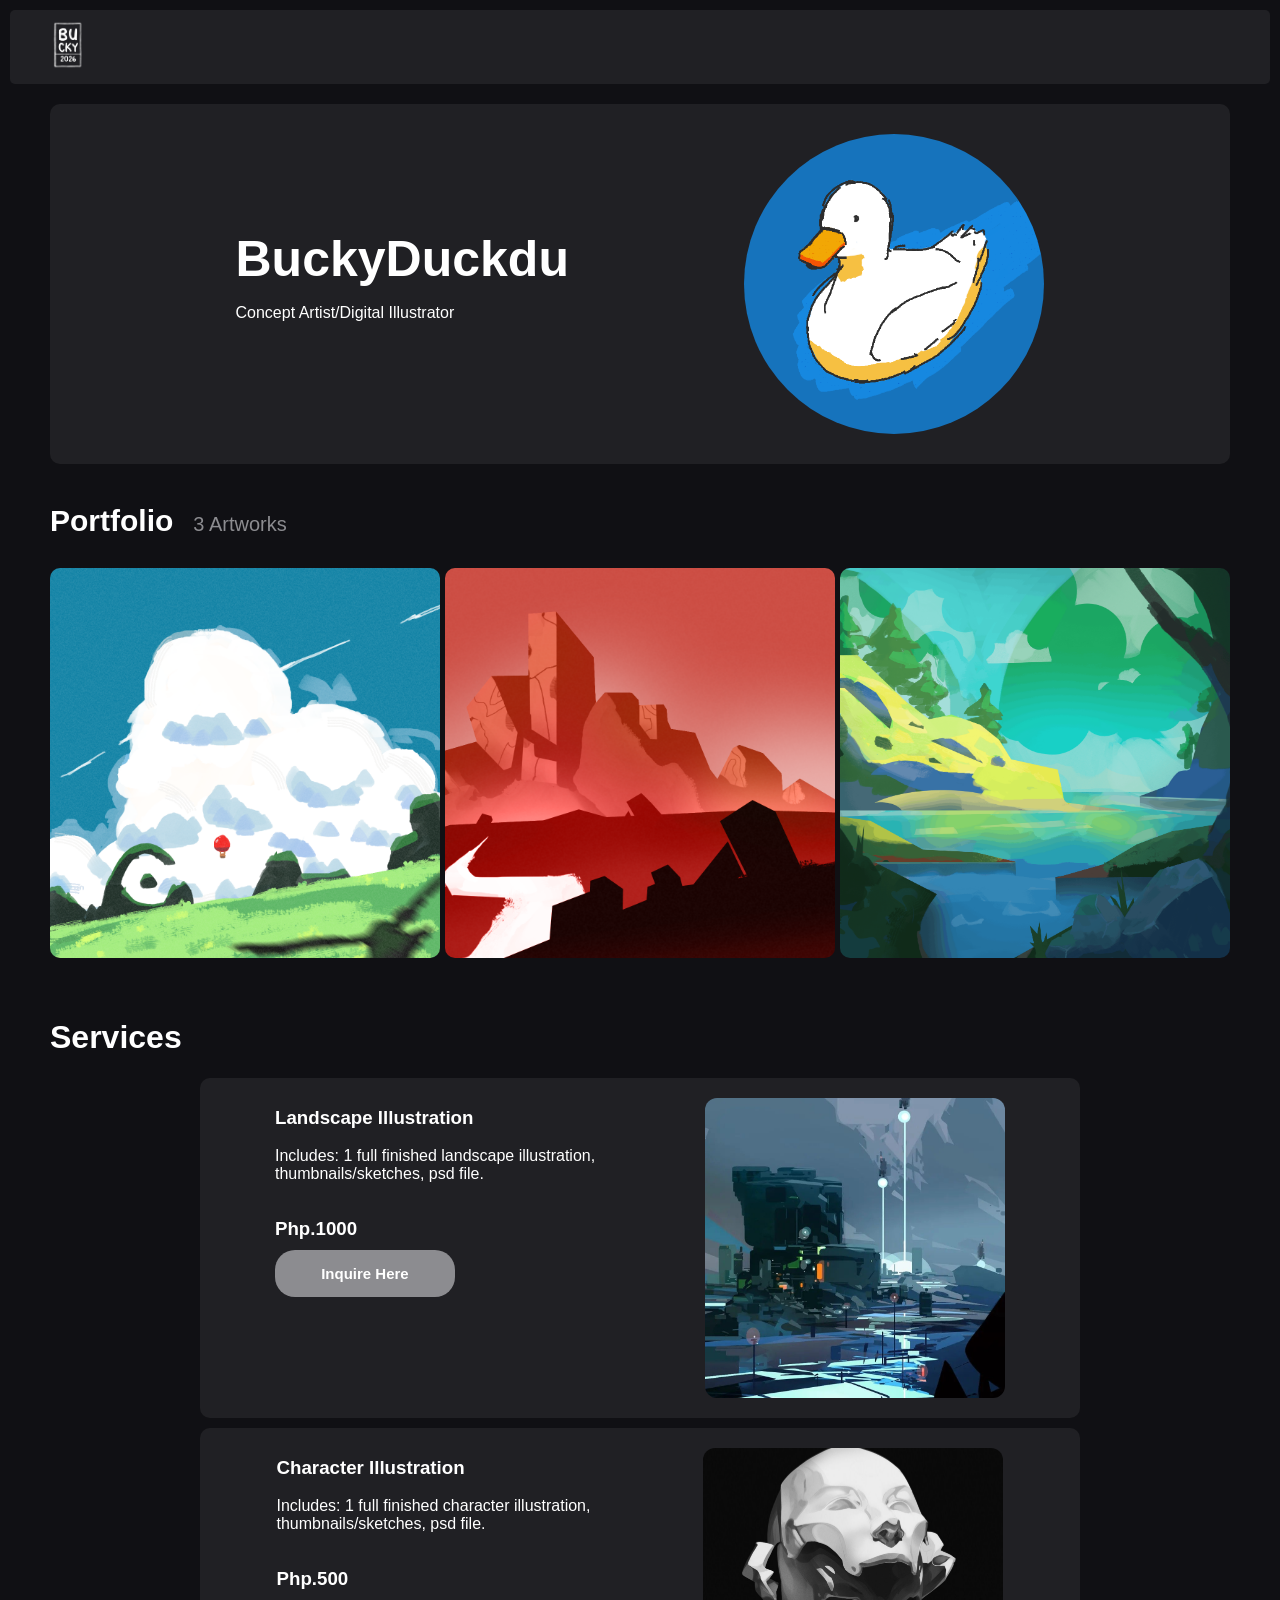
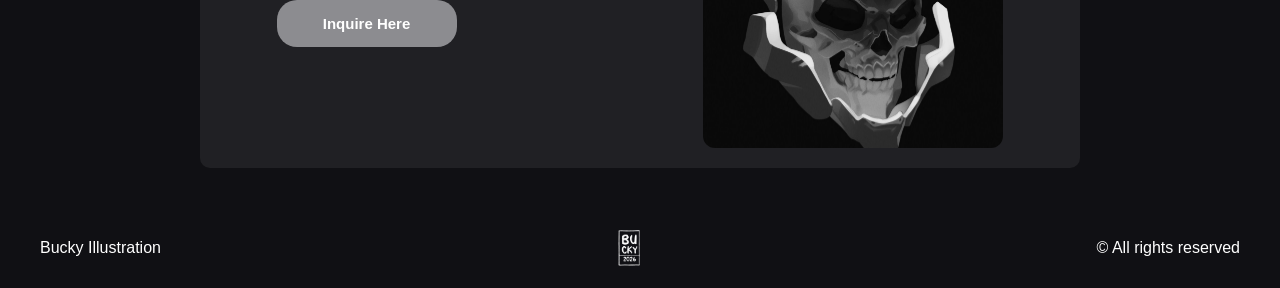
<file: index.html>
<!DOCTYPE html>
<html lang="en">
<head>
    <meta charset="UTF-8">
    <meta name="viewport" content="width=device-width, initial-scale=1.0">
    <title>BuckyDoesArts</title>
    <link rel="stylesheet" href="styles.css">
</head>
<body>
    <!-- Top Bar -->
     <div class="topBar">
        <div class="topBarLeft">
           <img class="wLogo" src="Watermark.png"> 
        </div>
        <div class="topBarRight">
            <!-- <a href="">Portfolio</a> -->
            <!-- <a href="">Services</a>
            <a href="">About</a> -->
        </div>
        
        
     </div>
    <!-- Top Bar - END -->


    <!-- Hero Section -->
    <div class="heroSect sectionMargin sectionPadding">
        <div class="heroLeft">
            <header class="heroHead">BuckyDuckdu</header>
            <p class="heroSubHead">Concept Artist/Digital Illustrator</p>
        </div>
        <div class="heroRight">
            <img src="profileOfficial.png">
        </div>
    </div>

    <!-- Hero Section - END -->


    <!-- GallerySection -->
     <div class="gallerySect sectionMargin">
        <div class="galleryHead">
            <span class="port">Portfolio</span>
            <span class="numArt"> 3 Artworks</span>
        </div>
        <div class="galleryMain">
            <div class="imgGrid"><img src="images/Illus1.png"></div>
            <div class="imgGrid"><img src="images/Illus2.png"></div>
            <div class="imgGrid"><img src="images/Illus3.png"></div>
           
        </div>
     </div>
     <!-- GallerySection - END -->
     
     <!-- Services -->
      <div class="sectionMargin">
        <h1>Services</h1>

        <section class="serviceCard">
            <div class="serviceLeft">
                <section class="serviceLeftTop"> 
                    <h1>Landscape Illustration</h1>
                    <p>Includes: 1 full finished landscape illustration,<br> thumbnails/sketches, psd file.</p>
                </section>
                <section class="serviceLeftBottom"> 
                    <h1>Php.1000</h1> 
                    <a href="inquirepage.html"><strong>Inquire Here</strong></a>
                </section>
            </div>
            <div class="serviceRight">
                <img src="images/image2.png" alt="hello">
            </div>
        </section>

        <section class="serviceCard">
            <div class="serviceLeft">
                <section class="serviceLeftTop"> 
                    <h1>Character Illustration</h1>
                    <p>Includes: 1 full finished character illustration,<br> thumbnails/sketches, psd file.</p>
                </section>
                <section class="serviceLeftBottom"> 
                    <h1>Php.500</h1>
                    <a href="inquirepage.html"><strong>Inquire Here</strong></a>
                </section>
            </div>
            <div class="serviceRight">
                <img src="images/image.png" alt="hello">
            </div>
        </section>

      </div>
      


     
     <!-- Footer -->
      <div class="footerBar">
        <div>Bucky Illustration</div>
        <img class="wLogo" src="Watermark.png"> 
        <div>© All rights reserved</div>
      </div>
     <!-- Footer - END -->
    


</body>
</html>
</file>
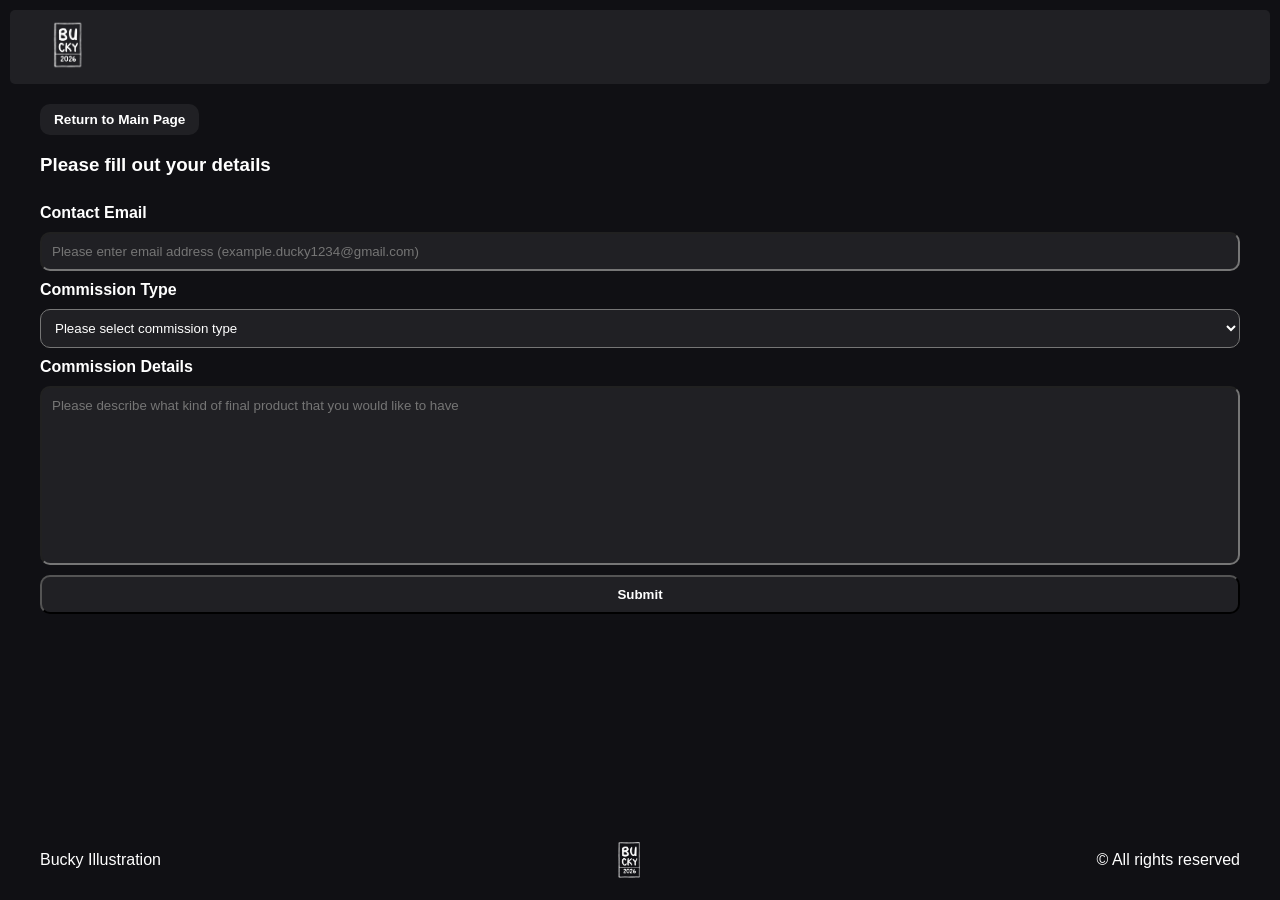
<file: inquirepage.html>
<!DOCTYPE html>
<html lang="en">
<head>
    <meta charset="UTF-8">
    <meta name="viewport" content="width=device-width, initial-scale=1.0">
    <title>BuckyDoesArts</title>
    <link rel="stylesheet" href="styles.css">
</head>
<body>
    <!-- Top Bar -->
     <div class="topBar">
        <div class="topBarLeft">
           <img class="wLogo" src="Watermark.png"> 
        </div>
        <div class="topBarRight">
            <!-- <a href="">Portfolio</a> -->
            <!-- <a href="">Services</a>
            <a href="">About</a> -->
        </div>
     </div>
    <!-- Top Bar - END -->

     <!-- Inquiry Page -->
     <a href="index.html" class="inquiryReturn"><strong>Return to Main Page</strong></a>
     


    <section id="inquiry" class="inquiryPage">
        <h3>Please fill out your details</h1>

        <label><strong>Contact Email</strong></label>
        <input type="text" placeholder="Please enter email address (example.ducky1234@gmail.com)">


        <label><strong>Commission Type</strong> </label>
        <select>
            <option>Please select commission type</option>
            <option>Landscape Illustration</option>
            <option>Character Illustration</option>
        </select>

        <label><strong>Commission Details</strong></label>
        <input id="commsDetail" type="text" placeholder="Please describe what kind of final product that you would like to have">
        <button id="submitBtn">Submit</button>


    </section>

    <script>
        document.getElementById('submitBtn').addEventListener('click', () => {
        document.getElementById('inquiry').innerHTML = 
        `<div class= "inquiryThx">
        <h3>Thank you for Commissioning Us!</h3>
        <p>We've received your inquiry and we will try get back to you as soon as possible.</p>
        </div>`;
});
    </script>

     <!-- Footer -->
      <div class="footerBar">
        <div>Bucky Illustration</div>
        <img class="wLogo" src="Watermark.png"> 
        <div>© All rights reserved</div>
      </div>
     <!-- Footer - END -->
    


</body>
</html>
</file>
<file: styles.css>
@import url('https://fonts.googleapis.com/css2?family=Figtree:ital,wght@0,300..900;1,300..900&family=Roboto:ital,wght@0,100..900;1,100..900&display=swap');

html, body {
  height: 100%;
  margin: 0;
}

body{
   display: flex;
   flex-direction: column;
   min-height: 100vh;
   background-color: #101014;
   margin: 0px;
}


/* Top Bar */
.topBar{
   display: flex;
   flex-direction: row;
   justify-content: space-between;
   padding-top: 10px;
   padding-bottom: 10px;
   padding-left: 40px;
   padding-right: 40px;
   margin: 10px 10px;
   background-color: #202024;
   border-radius: 5px;
   
}

.topBarLeft img{
   width: auto;
   height: 50px;
}
.topBarRight{
   display: flex;
   flex-direction: row;
   font-weight: bold;
   align-items: center;
   gap: 20px;
   
}
/* Top Bar - END */



/* Hero Section */
.heroSect{
   display: flex;
   flex-direction: row;
   justify-content: space-evenly;
   align-items: center;
   border-radius: 10px;
   background-color: #202024;
}
.heroHead{
   font-weight: 750;
   font-size: clamp(28px, 5vw, 50px);
}
.heroLeft{
   display: flex;
   flex-direction: column;
   align-items: flex-start;
   gap: 0;
   
}
.heroRight img{
   display: flex;
   flex-direction: row;
   align-items: baseline;
   height: auto;
   width: clamp(100px, 25vw, 300px);
   border-radius: 100%;
}
/* Hero Section - END*/


/* GallerySection */
/* Gallery-Header */
.galleryHead{
   display: flex;
   flex-direction: row;
   align-items: baseline;
   justify-content: left;
   gap: 20px ;
}
.port{
   font-weight: 750;
   font-size: 30px;
}
.numArt{
   font-size: 20px;
   color: #8c8c90;
}
/* GalleryArts */
.galleryMain{
   display: grid;
   grid-template-columns: repeat(auto-fit, minmax(200px, 1fr));
   gap: 5px;
   padding-top: 30px;
}

.imgGrid{
   aspect-ratio: 1/1;
   overflow: hidden;
   border-radius: 10px;
}
.imgGrid img{
   height: 100%;
   width: 100%;
   object-fit: cover;
   display: block;
}

.imgGrid img:hover{
   cursor: pointer;
   opacity: 0.5;
}
/* GallerySection - END*/

/* Service Section */
.serviceCard{
   display: flex;
   justify-content: space-around;
   align-content: center;
   overflow: hidden;
   background-color: #202024;
   border-radius: 10px;
   margin: 10px 150px; 
   padding: 10px 20px;
}

.serviceRight{
   display: flex;
   justify-content: right;
   align-items: center;
   flex-shrink: 0;
   padding-top: 10px;
   padding-bottom: 10px;
}


.serviceRight img{
   display: block;
   width: clamp(300px, 20vw, 600px);
   aspect-ratio: 1 / 1;
   height: auto;
   object-fit: cover;
   border-radius: 12px;

}

.serviceLeftBottom{
   display: flex;
   flex-direction: column;
   gap: 0px;
   padding-bottom: 10px;
}

.serviceLeftBottom h1{
   margin-bottom: 0;
}

.serviceLeftBottom a{
   display: flex;
   justify-content: center;
   margin-top: 10px;
   font-size: 15px;
   background-color: #8c8c90;
   border-radius: 20px;
   padding: 15px;
   width: 150px;
}

@media (max-width: 768px) {
  .sectionMargin {
    margin-left: 15px;
    margin-right: 15px;
  }

  .serviceCard {
    flex-direction: column;   /* text on top, image below */
    margin: 10px 0;           /* removes the 150px side margins */
    padding: 15px;
    gap: 10px;
  }

  .serviceRight {
    justify-content: center;
  }

  .serviceRight img {
    width: 100%;              /* fills the card instead of forcing 300px */
    max-width: 400px;
  }

  .serviceLeftBottom a {
    width: auto;              /* button fits the text instead of a fixed 150px */
    align-self: flex-start;
  }
}
/* Service Section - END */

/* InquiryPage */

.inquiryReturn{
   display: inline-flex;
   align-items: center;
   justify-content: center;
   background-color: #202024;
   font-weight: bold;
   font-size: 0.85rem;
   padding: 8px 14px;
   margin: 10px 0 0 40px;
   width: fit-content;
   border-radius: 10px;
   text-decoration: none;
   color: #fff;
}

.inquiryPage{
   display: flex;
   flex-direction: column;
   gap: 10px;
   margin: 0px 40px;

}

.inquiryPage select{
   background-color: #202024;
   padding: 10px;
   border-radius: 10px;
}

.inquiryPage input{
   background-color: #202024;
   padding: 10px;
   border-radius: 10px;
}

#commsDetail {
   padding-bottom: 150px;
}

.inquiryPage button{
   background-color: #202024;
   border-radius: 10px;
   padding: 10px 20px;
   font-weight: bolder;
}

.inquiryThx{
   display: flex;
   flex-direction: column;
   align-items: center;
   background-color: #202024;
   margin-top: 20px;
   border-radius: 20px;
   padding: 20px;
}


/* InquiryPage - END */
   
/* Footer */
.footerBar{
   display: flex;
   flex-direction: row;
   justify-content: space-between;
   align-items: center;
   padding-top: 20px;
   padding-bottom: 20px;
   padding-left: 40px;
   padding-right: 40px;
   margin-top: auto;
   
}
.footerBar img{
   height: 40px;
   width: auto;
}
/* Footer -END */


/* Margin Presets */
.sectionMargin{
   margin-left: 50px;
   margin-right: 50px;
   margin-top: 10px;
   margin-bottom: 30px;
}

/* Padding Presets */
.sectionPadding{
   padding-top: 30px;
   padding-bottom: 30px;
   padding-right: 10px;
   padding-left: 10px;
}


/* Other */
a{
   text-decoration: none;
}
*{
   font-family: 'Segoe UI', Tahoma, Geneva, Verdana, sans-serif;
   color: white;
}
</file>
